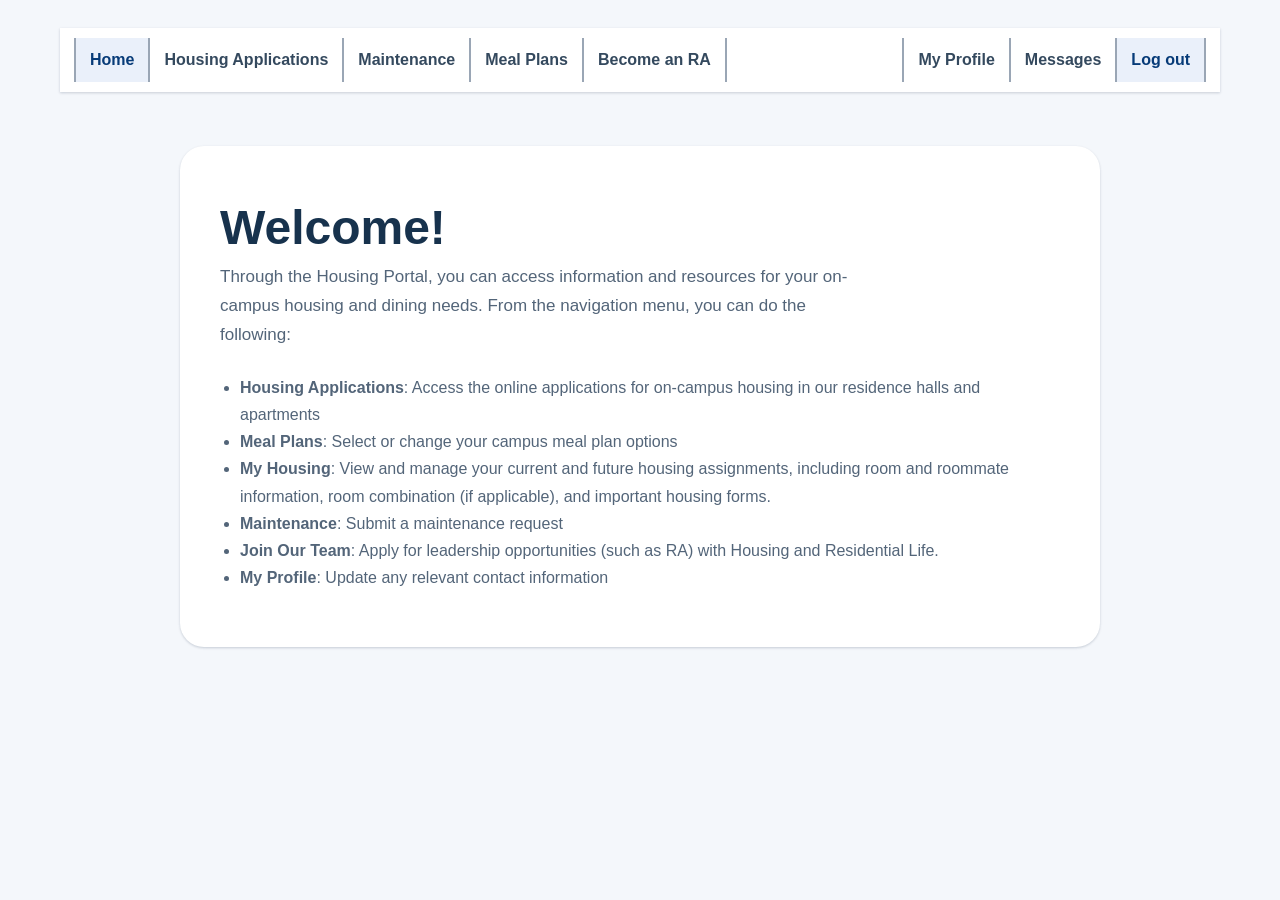
<file: index.html>
<!DOCTYPE html>
<html lang="en">
<head>
  <meta charset="utf-8">
  <meta name="viewport" content="width=device-width, initial-scale=1">
  <title>Mock Housing Portal</title>
  <link rel="stylesheet" href="css/styles.css">
</head>
<body data-active="index.html">
  <header id="site-header"></header>
  <main id="app" class="site-shell page"><p class="loading">Loading…</p></main>
  <script src="services/portal.js"></script>
  <script src="pages/js/home.js"></script>
</body>
</html>
</file>
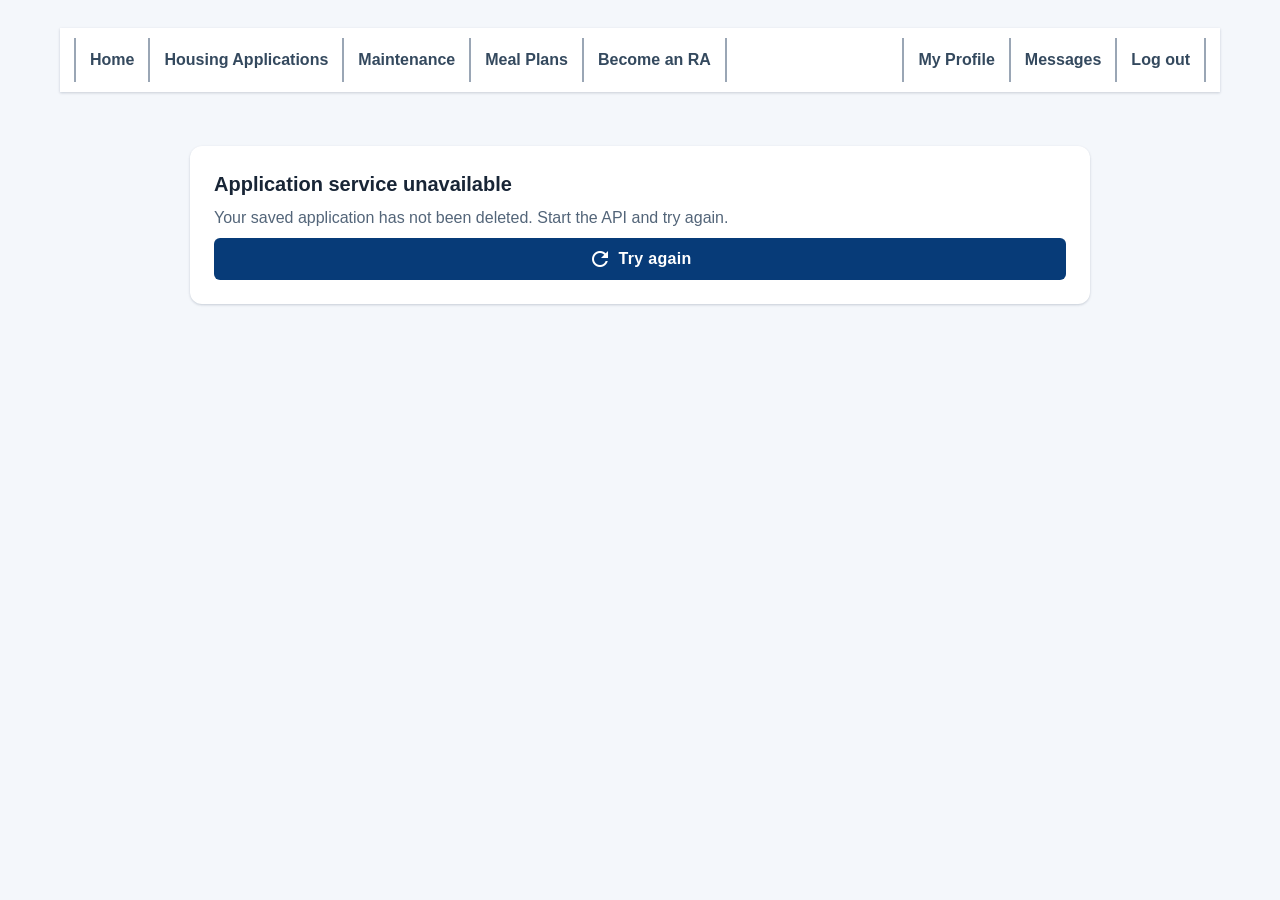
<file: pages/become-an-ra-apply.html>
<!DOCTYPE html>
<html lang="en">
<head>
  <meta charset="utf-8">
  <meta name="viewport" content="width=device-width, initial-scale=1">
  <title>RA Application</title>
  <link rel="stylesheet" href="/css/styles.css">
</head>
<body data-active="pages/become-an-ra-apply.html">
  <header id="site-header"></header>
  <main id="app" class="site-shell page"><p class="loading">Loading…</p></main>
  <script src="/services/portal.js"></script>
  <script src="/components/ra-common.js"></script>
  <script src="js/ra-application.js"></script>
</body>
</html>
</file>
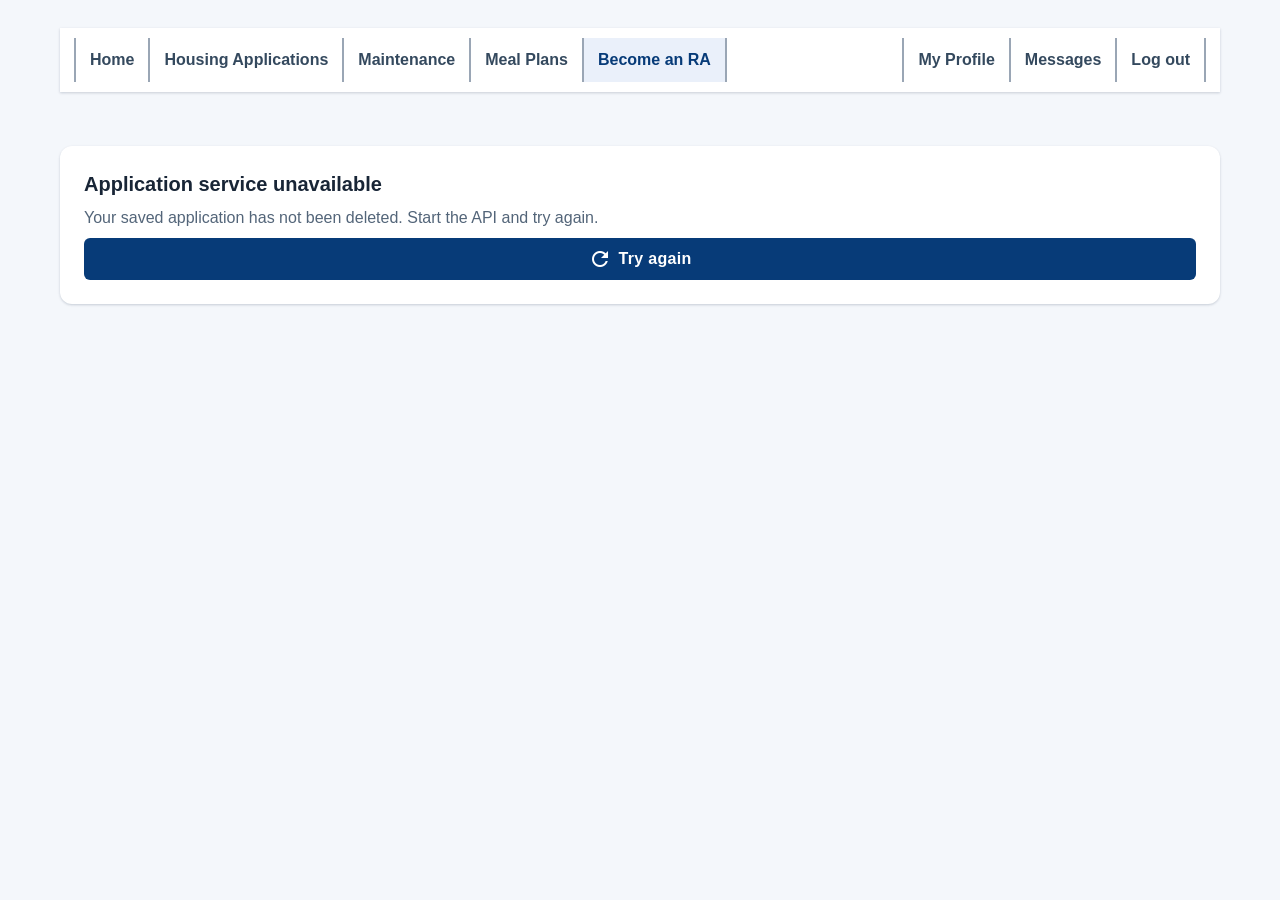
<file: pages/become-an-ra.html>
<!DOCTYPE html>
<html lang="en">
<head>
  <meta charset="utf-8">
  <meta name="viewport" content="width=device-width, initial-scale=1">
  <title>Become an RA</title>
  <link rel="stylesheet" href="/css/styles.css">
</head>
<body data-active="pages/become-an-ra.html">
  <header id="site-header"></header>
  <main id="app" class="site-shell page"><p class="loading">Loading…</p></main>
  <script src="/services/portal.js"></script>
  <script src="/components/ra-common.js"></script>
  <script src="js/ra-overview.js"></script>
</body>
</html>
</file>
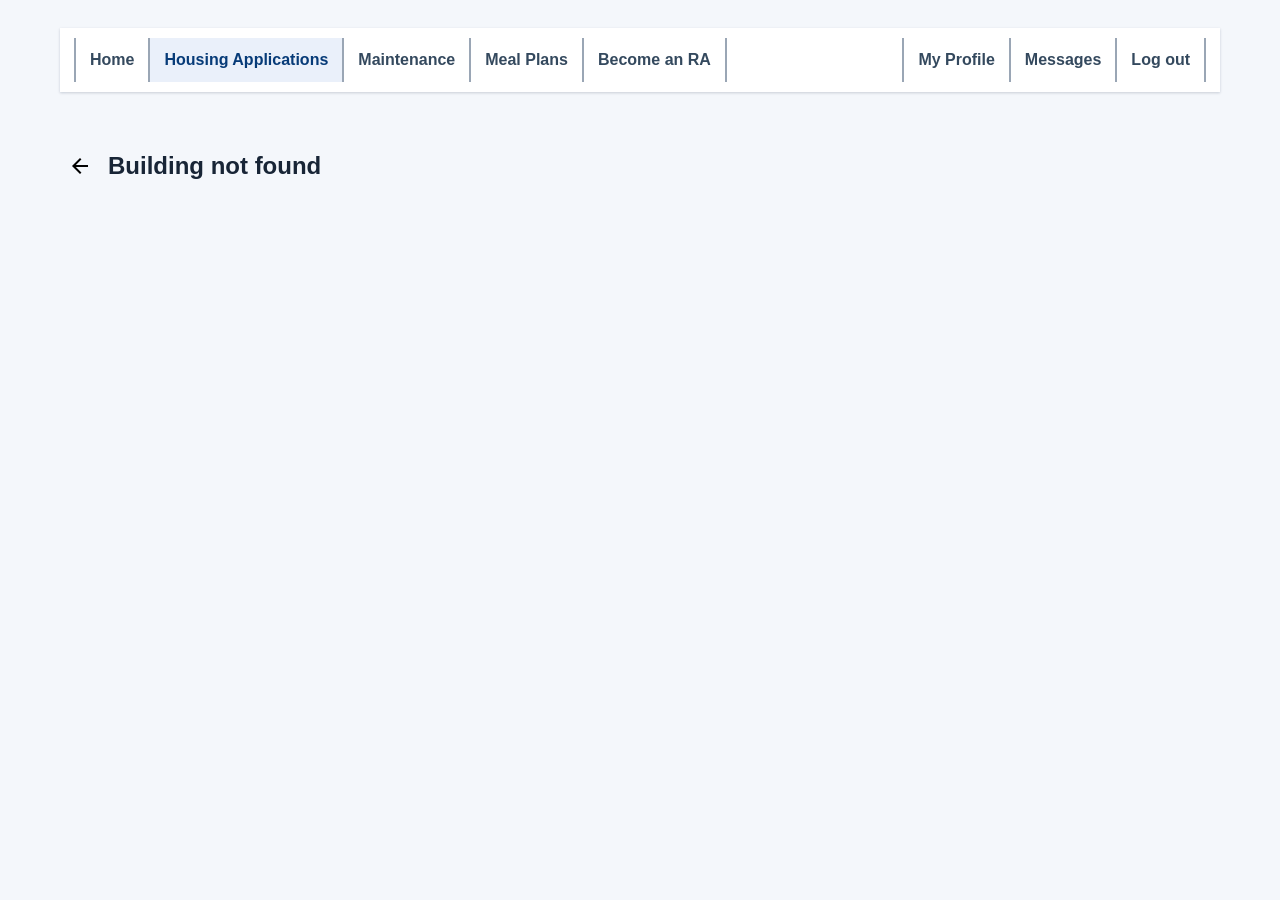
<file: pages/building.html>
<!DOCTYPE html>
<html lang="en">
<head>
  <meta charset="utf-8">
  <meta name="viewport" content="width=device-width, initial-scale=1">
  <title>Building</title>
  <link rel="stylesheet" href="/css/styles.css">
</head>
<body data-active="pages/housing-applications.html">
  <header id="site-header"></header>
  <main id="app" class="site-shell page"><p class="loading">Loading…</p></main>
  <script src="/services/portal.js"></script>
  <script src="/components/my-housing-card.js"></script>
  <script src="js/building.js"></script>
</body>
</html>
</file>
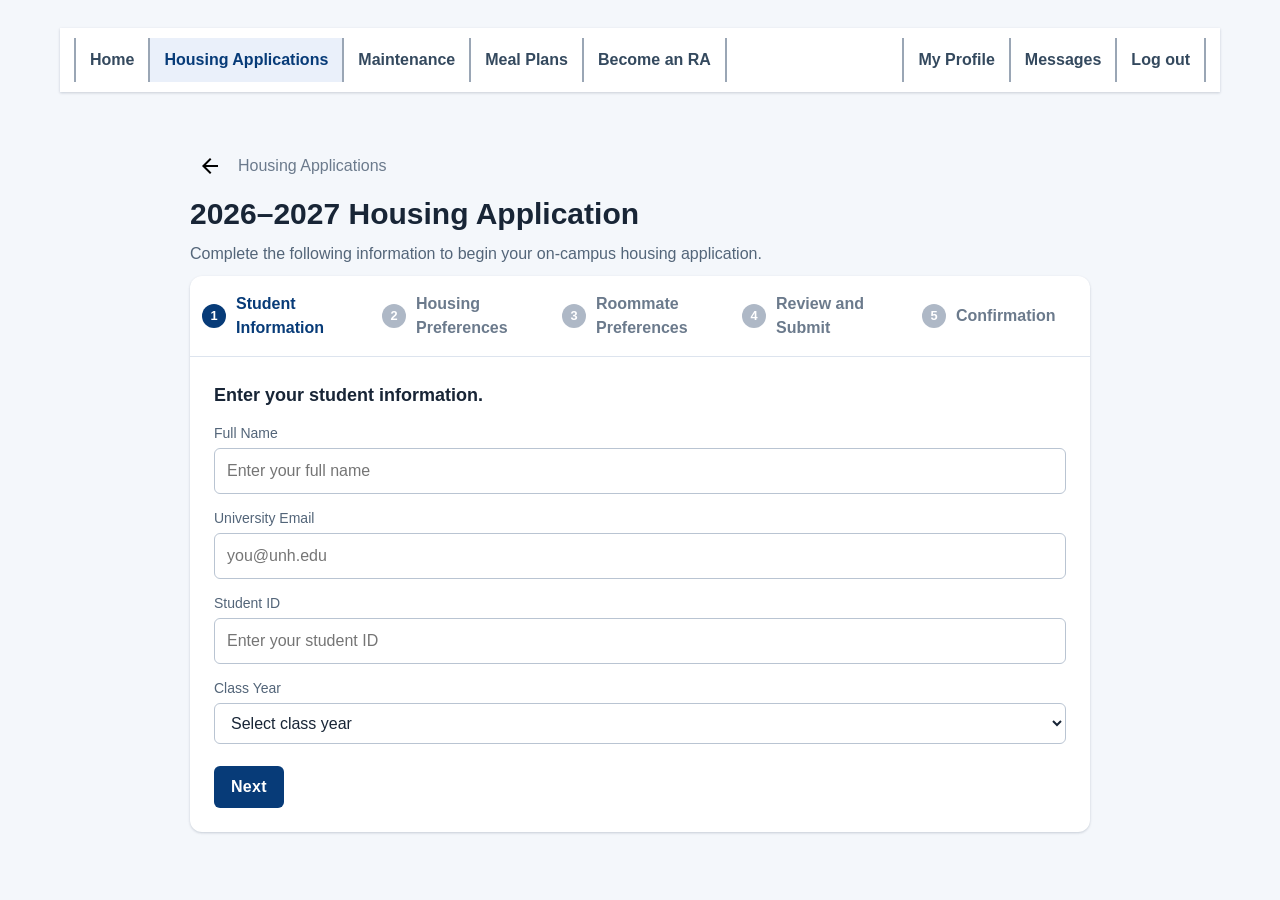
<file: pages/housing-application.html>
<!DOCTYPE html>
<html lang="en">
<head>
  <meta charset="utf-8">
  <meta name="viewport" content="width=device-width, initial-scale=1">
  <title>2026–2027 Housing Application</title>
  <link rel="stylesheet" href="/css/styles.css">
</head>
<body data-active="pages/housing-applications.html">
  <header id="site-header"></header>
  <main id="app" class="site-shell page"><p class="loading">Loading…</p></main>
  <script src="/services/portal.js"></script>
  <script src="js/housing-application.js"></script>
</body>
</html>
</file>
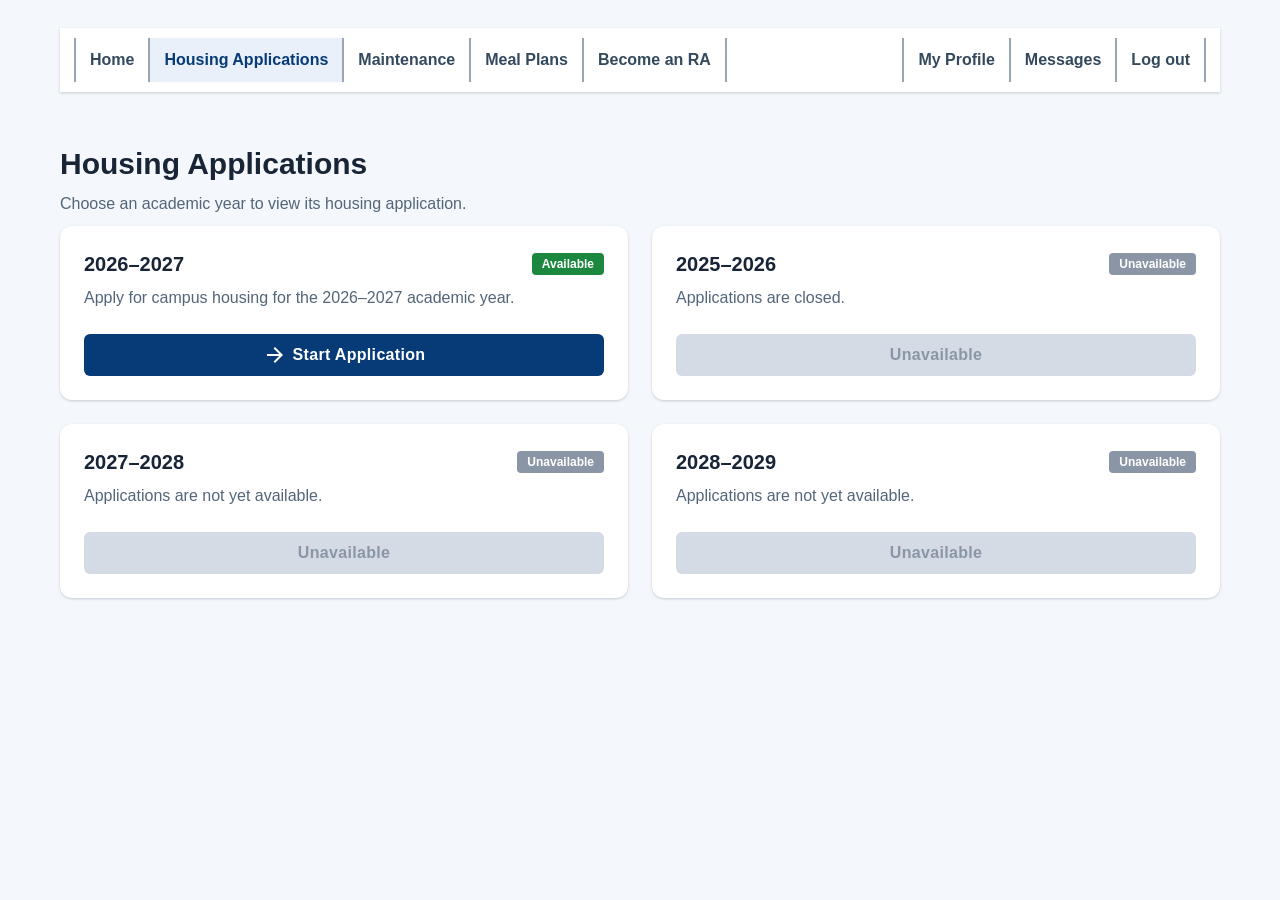
<file: pages/housing-applications.html>
<!DOCTYPE html>
<html lang="en">
<head>
  <meta charset="utf-8">
  <meta name="viewport" content="width=device-width, initial-scale=1">
  <title>Housing Applications</title>
  <link rel="stylesheet" href="/css/styles.css">
</head>
<body data-active="pages/housing-applications.html">
  <header id="site-header"></header>
  <main id="app" class="site-shell page"><p class="loading">Loading…</p></main>
  <script src="/services/portal.js"></script>
  <script src="js/housing-applications.js"></script>
</body>
</html>
</file>
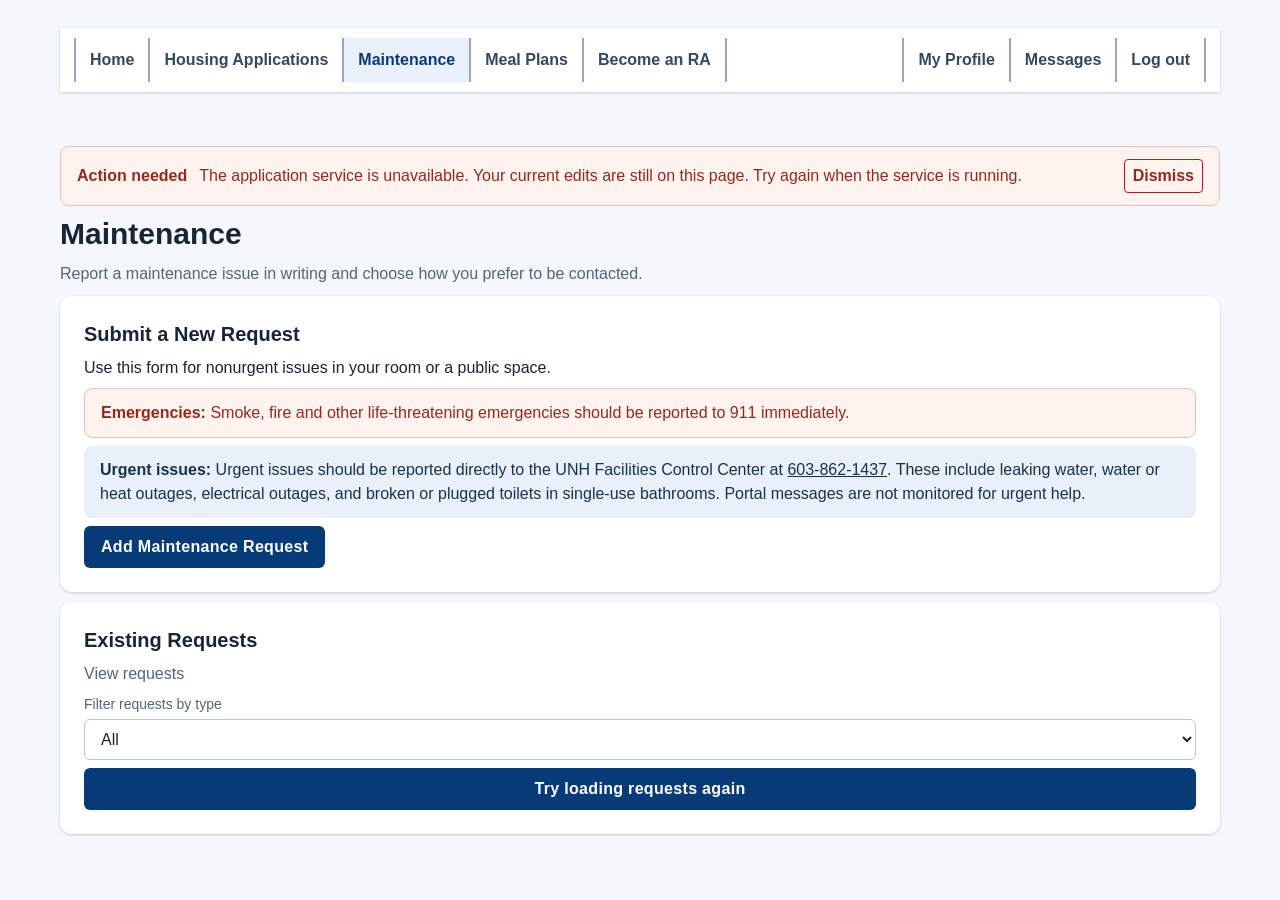
<file: pages/maintenance.html>
<!DOCTYPE html>
<html lang="en">
<head>
  <meta charset="utf-8">
  <meta name="viewport" content="width=device-width, initial-scale=1">
  <title>Maintenance</title>
  <link rel="stylesheet" href="/css/styles.css">
</head>
<body data-active="maintenance.html">
  <header id="site-header"></header>
  <main id="app" class="site-shell page"><p class="loading">Loading…</p></main>
  <script src="/services/portal.js"></script>
  <script src="/components/communication-preferences.js"></script>
  <script src="/pages/js/maintenance.js"></script>
</body>
</html>
</file>
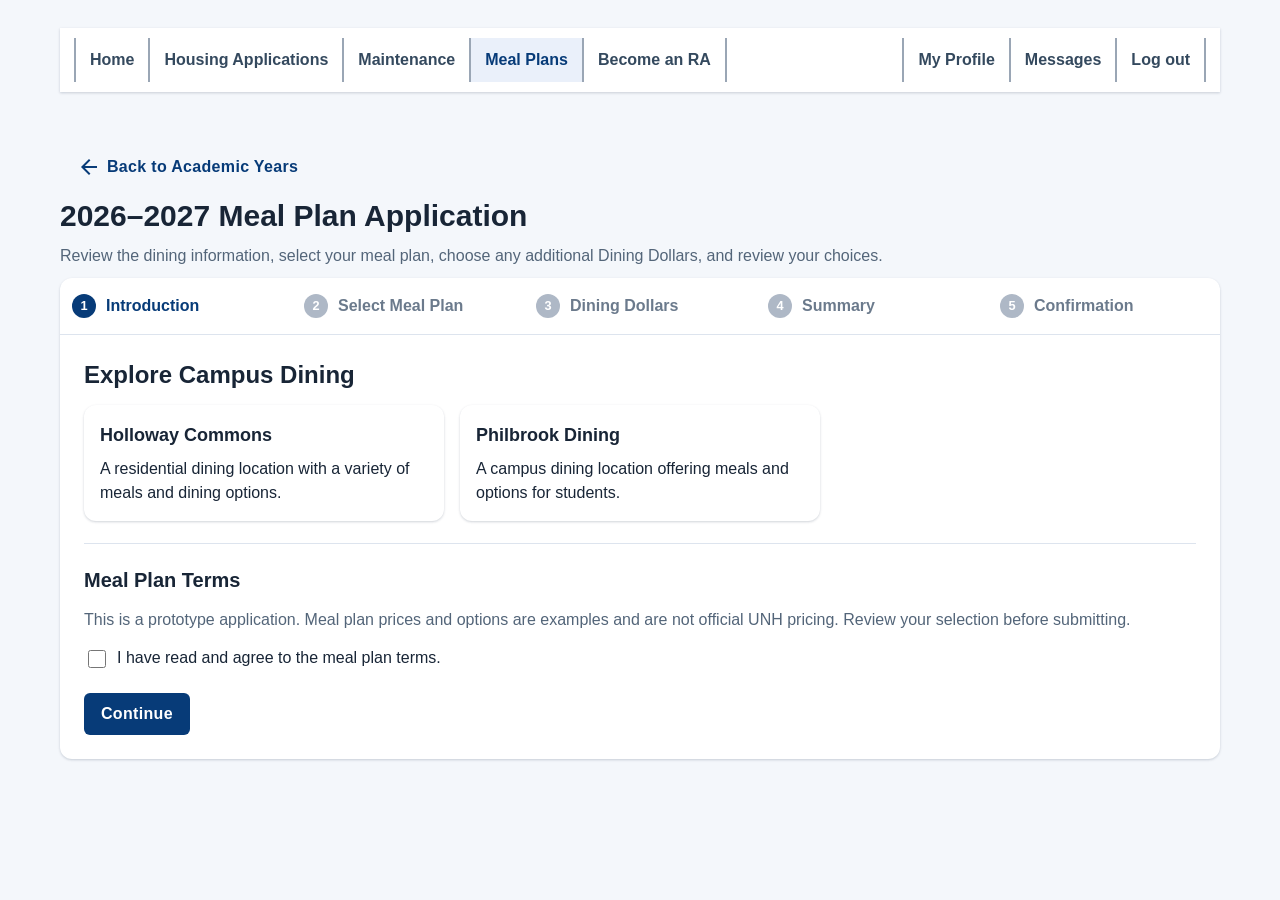
<file: pages/meal-plan-application.html>
<!DOCTYPE html>
<html lang="en">
<head>
  <meta charset="utf-8">
  <meta name="viewport" content="width=device-width, initial-scale=1">
  <title>2026–2027 Meal Plan Application</title>
  <link rel="stylesheet" href="/css/styles.css">
</head>
<body data-active="pages/meal-plans.html">
  <header id="site-header"></header>
  <main id="app" class="site-shell page"><p class="loading">Loading…</p></main>
  <script src="/services/portal.js"></script>
  <script src="js/meal-plan-application.js"></script>
</body>
</html>
</file>
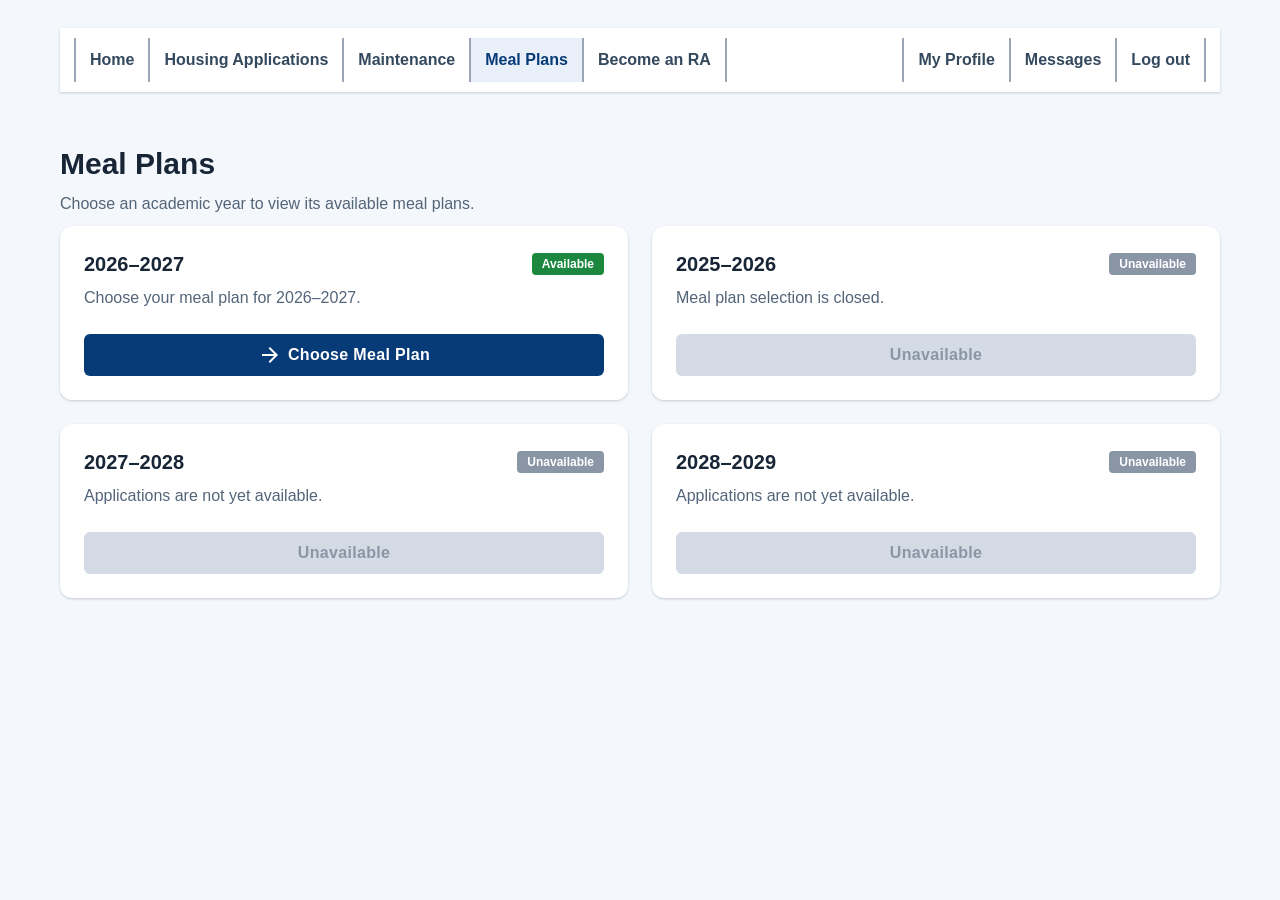
<file: pages/meal-plans.html>
<!DOCTYPE html>
<html lang="en">
<head>
  <meta charset="utf-8">
  <meta name="viewport" content="width=device-width, initial-scale=1">
  <title>Meal Plans</title>
  <link rel="stylesheet" href="/css/styles.css">
</head>
<body data-active="pages/meal-plans.html">
  <header id="site-header"></header>
  <main id="app" class="site-shell page"><p class="loading">Loading…</p></main>
  <script src="/services/portal.js"></script>
  <script src="js/meal-plans.js"></script>
</body>
</html>
</file>
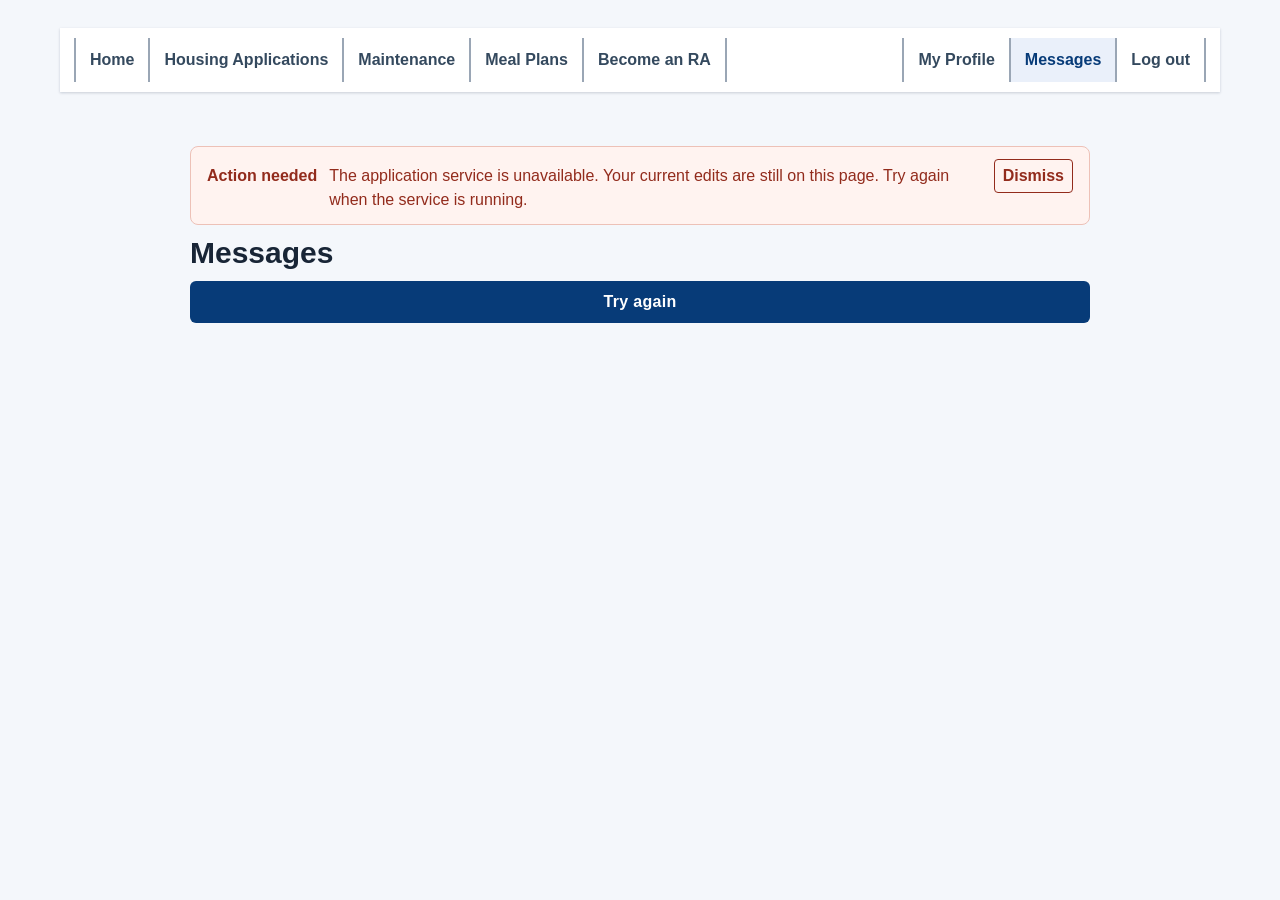
<file: pages/messages.html>
<!DOCTYPE html>
<html lang="en">
<head>
  <meta charset="utf-8">
  <meta name="viewport" content="width=device-width, initial-scale=1">
  <title>Messages</title>
  <link rel="stylesheet" href="/css/styles.css">
</head>
<body data-active="pages/messages.html">
  <header id="site-header"></header>
  <main id="app" class="site-shell page"><p class="loading">Loading…</p></main>
  <script src="/services/portal.js"></script>
  <script src="js/messages.js"></script>
</body>
</html>
</file>
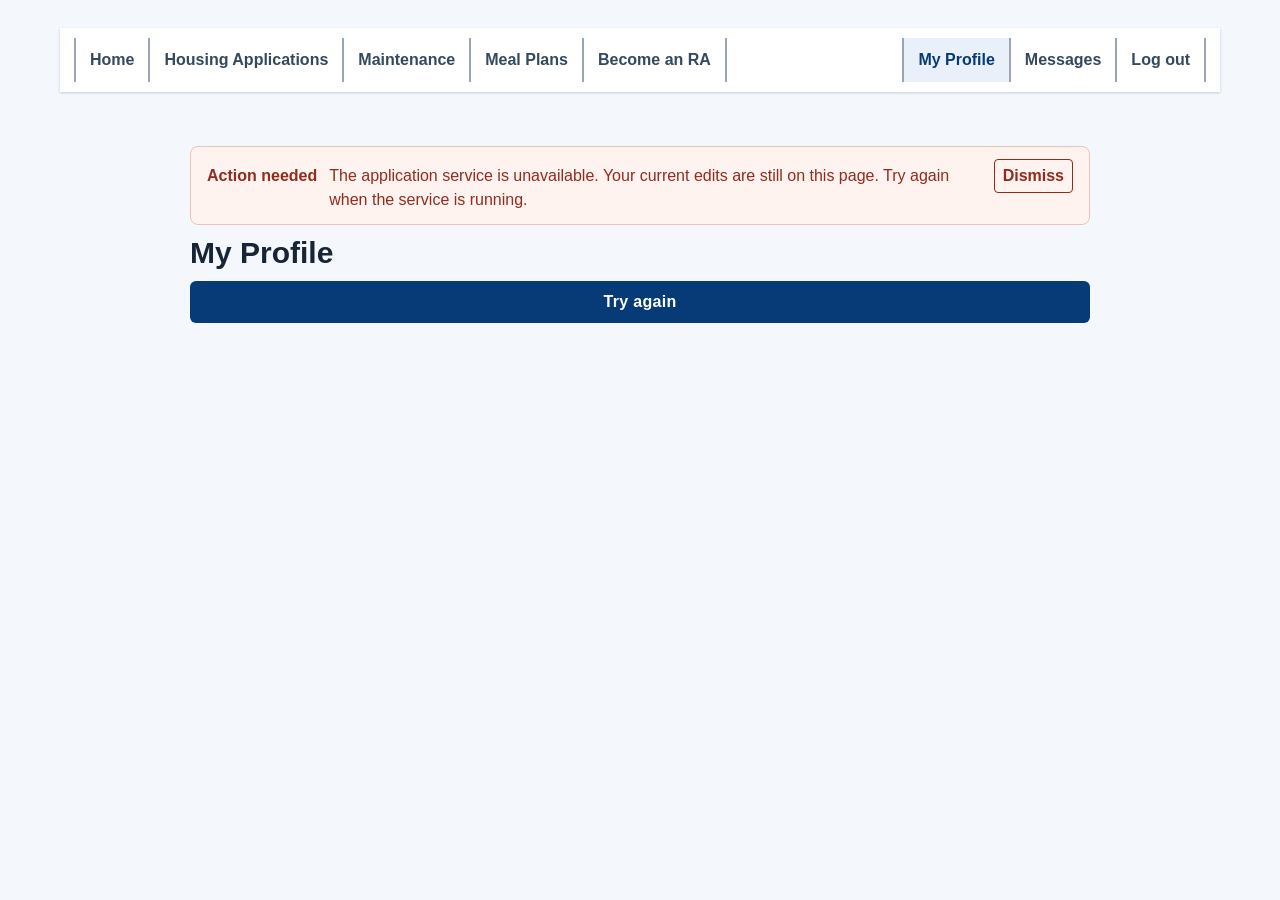
<file: pages/my-profile.html>
<!DOCTYPE html>
<html lang="en">
<head>
  <meta charset="utf-8">
  <meta name="viewport" content="width=device-width, initial-scale=1">
  <title>My Profile</title>
  <link rel="stylesheet" href="/css/styles.css">
</head>
<body data-active="pages/my-profile.html">
  <header id="site-header"></header>
  <main id="app" class="site-shell page"><p class="loading">Loading…</p></main>
  <script src="/services/portal.js"></script>
  <script src="/components/communication-preferences.js"></script>
  <script src="js/my-profile.js"></script>
</body>
</html>
</file>
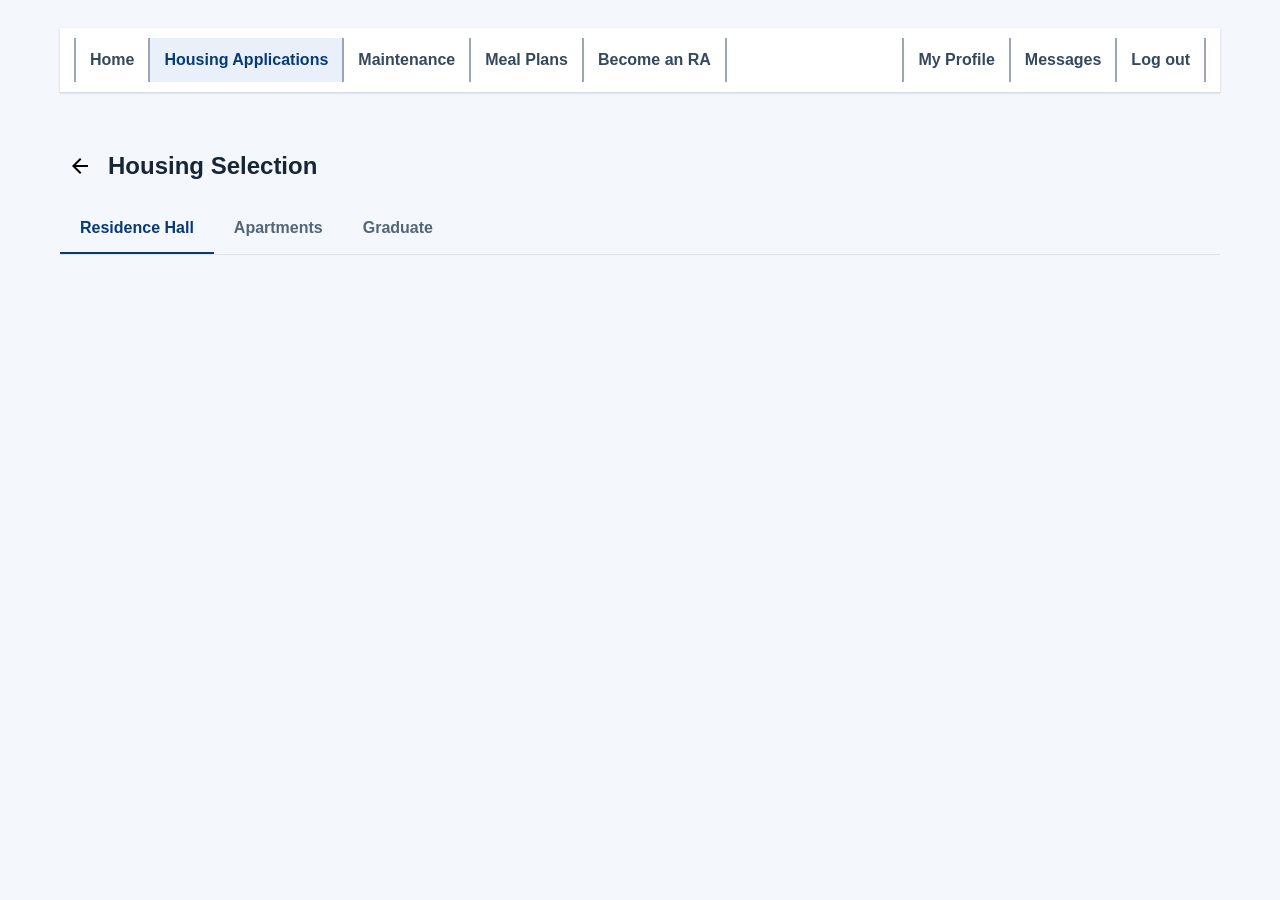
<file: pages/room-select.html>
<!DOCTYPE html>
<html lang="en">
<head>
  <meta charset="utf-8">
  <meta name="viewport" content="width=device-width, initial-scale=1">
  <title>Housing Selection</title>
  <link rel="stylesheet" href="/css/styles.css">
</head>
<body data-active="pages/housing-applications.html">
  <header id="site-header"></header>
  <main id="app" class="site-shell page"><p class="loading">Loading…</p></main>
  <script src="/services/portal.js"></script>
  <script src="/components/my-housing-card.js"></script>
  <script src="js/room-select.js"></script>
</body>
</html>
</file>
<file: css/styles.css>
:root {
  --bg: #f4f7fb;
  --text: #182536;
  --muted: #536579;
  --muted-2: #6b7a8c;
  --surface: #ffffff;
  --border: #dde4ee;
  --primary: #073b78;
  --primary-hover: #05305f;
  --primary-soft: #eaf0fa;
  --positive: #1b873f;
  --negative: #c10015;
  --warning: #b26a00;
  --focus: #da8e00;
  --radius: 12px;
  --shadow: 0 1px 3px rgba(16, 37, 62, .12), 0 1px 2px rgba(16, 37, 62, .08);
  --font: Roboto, "Helvetica Neue", Arial, sans-serif;
}

*, *::before, *::after { box-sizing: border-box; }
html { -webkit-text-size-adjust: 100%; }
body { margin: 0; background: var(--bg); color: var(--text); font-family: var(--font); line-height: 1.5; }
h1, h2, h3, p { margin: 0; }
a { color: inherit; }
img { max-width: 100%; }
[hidden] { display: none !important; }

/* ---------- Layout ---------- */
.site-shell { max-width: 1180px; margin: 0 auto; padding: 10px 10px; }
.page { display: flex; flex-direction: column; gap: 10px; }
.page--narrow { max-width: 920px; }
.row { display: flex; flex-wrap: wrap; align-items: center; gap: 8px; }
.row--between { justify-content: space-between; }
.row--end { justify-content: flex-end; }
.col { display: flex; flex-direction: column; gap: 8px; }
.grid { display: grid; gap: 24px; width: 100%; }
.grid--2 { grid-template-columns: repeat(2, minmax(0, 1fr)); }
.grid--3 { grid-template-columns: repeat(3, minmax(0, 1fr)); }
.grid--tight { gap: 16px; }
@media (max-width: 760px) {
  .grid--2, .grid--3 { grid-template-columns: minmax(0, 1fr); }
  .site-shell { padding: 16px; }
}
@media (min-width: 761px) and (max-width: 980px) {
  .grid--3 { grid-template-columns: repeat(2, minmax(0, 1fr)); }
}

/* ---------- Typography ---------- */
.text-3xl { font-size: 1.875rem; line-height: 2.25rem; }
.text-2xl { font-size: 1.5rem; line-height: 2rem; }
.text-xl  { font-size: 1.25rem; line-height: 1.75rem; }
.text-lg  { font-size: 1.125rem; line-height: 1.75rem; }
.text-sm  { font-size: .875rem; }
.text-xs  { font-size: .75rem; }
.bold { font-weight: 700; }
.semibold { font-weight: 600; }
.muted { color: var(--muted); }
.muted-2 { color: var(--muted-2); }
.text-danger { color: #b3261e; }
.pre-wrap { white-space: pre-wrap; overflow-wrap: anywhere; }
.mt-1 { margin-top: 4px; } .mt-2 { margin-top: 8px; } .mt-4 { margin-top: 16px; }
.self-end { align-self: flex-end; }
.w-full { width: 100%; }


.skip-link {
  position: absolute;
  left: -9999px;
  top: 12px;
  z-index: 1000;
  padding: 10px 16px;
  background: var(--primary);
  color: #ffffff;
  font: inherit;
  font-weight: 600;
  border: 2px solid #ffffff;
  border-radius: 6px;
  box-shadow: var(--shadow);
  cursor: pointer;
}

.skip-link:focus {
  left: 16px;
}

/* ---------- Site header ---------- */
.brand-row { display: flex; align-items: center; }
.brand-logo { display: block; width: 480px; max-width: 100%; height: auto; }
.site-nav { 
  display: flex; 
  align-items: center; 
  justify-content: space-between; 
  gap: 8px;
  margin: 18px 0 34px; 
  padding: 10px 14px; 
  background: var(--surface); 
  border-radius: 0; /* Removes rounded corners */
  box-shadow: var(--shadow); 
}
.site-nav .nav-group { 
  display: flex; 
  align-items: center; 
  gap: 0; /* Keeps borders touching neatly */
}

.site-nav a { 
  padding: 10px 14px; 
  color: #34495e; 
  font-weight: 600; 
  text-decoration: none; 
  border-radius: 0; /* Removes rounded corners */
  border-right: 2px solid #9aa6b5; /* Divider on the right side of every link */
}

/* Adds the divider to the left side of the first link in each group */
.site-nav .nav-group a:first-child {
  border-left: 2px solid #9aa6b5;
}

.site-nav a:hover { background: #f1f5fb; }
.site-nav a[aria-current="page"] { background: var(--primary-soft); color: var(--primary); }

@media (max-width: 760px) {
  .brand-row { min-height: 100px; }
  .site-nav { flex-wrap: wrap; padding: 2px; gap: 2px; }
  .site-nav .nav-group { display: grid; grid-template-columns: repeat(4, minmax(0, 1fr)); width: 100%; }
  .site-nav .nav-group:last-child { grid-template-columns: repeat(3, minmax(0, 1fr)); }
  .site-nav a { 
    padding: 8px 4px; 
    min-height: 44px; 
    white-space: normal; 
    text-align: center;
    display: flex; 
    align-items: center; 
    justify-content: center; 
    font-size: 12px; 
    line-height: 1.35; 
    border-right: 1px solid #9aa6b5;
  }
}

/* ---------- Cards ---------- */
.card { background: var(--surface); border-radius: var(--radius); box-shadow: var(--shadow); padding: 16px;
  display: flex; flex-direction: column; gap: 8px; }
.card--pad { padding: 24px; }
.card--selected { outline: 2px solid var(--primary); }
.welcome-card { padding: 40px; border-radius: 24px; }
.home-content { max-width: 920px; margin: 0px auto 0; }
.welcome-title { margin-top: 14px; color: #17324d; font-size: clamp(32px, 5vw, 48px); font-weight: 800; line-height: 1.15; }
.welcome-copy { max-width: 650px; color: var(--muted); font-size: 17px; line-height: 1.7; }
.welcome-list { color: var(--muted); font-size: 16px; line-height: 1.7; padding-left: 20px; }

.banner { width: 100%; padding: 12px 16px; border-radius: 8px; background: var(--primary-soft); color: #17324d;
  display: flex; align-items: center; gap: 10px; }
.errors { width: 100%; padding: 12px 16px; border-radius: 8px; background: #fff3f0; color: #922b1c;
  border: 1px solid #edc1b7; display: flex; flex-direction: column; gap: 4px; }
.separator { border: 0; border-top: 1px solid var(--border); margin: 8px 0; width: 100%; }

/* ---------- Buttons / badges ---------- */
.btn { display: inline-flex; align-items: center; justify-content: center; gap: 6px; padding: 8px 16px; min-height: 36px;
  border: 1px solid transparent; border-radius: 6px; background: var(--primary); color: #fff; font: inherit;
  font-weight: 600; letter-spacing: .02em; cursor: pointer; text-decoration: none; }
.btn:hover:not(:disabled) { background: var(--primary-hover); }
.btn:disabled { background: #d5dbe4; color: #8a96a6; cursor: not-allowed; }
.btn--flat { background: transparent; color: var(--primary); }
.btn--flat:hover:not(:disabled) { background: var(--primary-soft); }
.btn--flat:disabled { background: transparent; color: #9aa6b5; }
.btn--outline { background: transparent; color: var(--primary); border-color: var(--primary); }
.btn--outline:hover:not(:disabled) { background: var(--primary-soft); }
.btn--outline:disabled { background: transparent; border-color: #c5cdd8; }
.btn--negative { color: var(--negative); }
.btn--dense { padding: 4px 10px; min-height: 28px; font-size: .875rem; }
.btn--icon { width: 40px; height: 40px; padding: 0; border-radius: 50%; color: #000; }
.material-icons { font-size: 20px; line-height: 1; vertical-align: middle; user-select: none; }
.badge { display: inline-block; padding: 2px 10px; border-radius: 4px; font-size: .75rem; font-weight: 600; color: #fff; background: #8a96a6; }
.badge--positive { background: var(--positive); }
.badge--primary { background: var(--primary); }
.badge--grey { background: #8a96a6; }

/* ---------- Forms ---------- */
.field { display: flex; flex-direction: column; gap: 4px; width: 100%; }
.field > .field-label { font-size: .875rem; color: var(--muted); font-weight: 500; }
.field input[type="text"], .field input[type="email"], .field input[type="tel"], .field select, .field textarea {
  width: 100%; padding: 10px 12px; font: inherit; color: var(--text); background: #fff;
  border: 1px solid #b9c4d2; border-radius: 6px; }
.field textarea { min-height: 110px; resize: vertical; }
.communication-fields { gap: 14px; }
.message-entry { padding: 12px 0; border-top: 1px solid var(--border); }
.message-entry p + p { margin-top: 4px; }
.message-history > details.expansion > summary { display: list-item; list-style-position: inside; overflow-wrap: anywhere; }
.message-meta { display: block; margin-left: 20px; }
.message-history .expansion-body { display: flex; flex-direction: column; gap: 12px; }
.dialog--wide { max-height: calc(100dvh - 32px); overflow-y: auto; }
.field input:focus, .field select:focus, .field textarea:focus { outline: 2px solid var(--primary); outline-offset: 0; border-color: var(--primary); }
.field.has-error input, .field.has-error select, .field.has-error textarea { border-color: var(--negative); }
.field-error { color: var(--negative); font-size: .75rem; }
.check { display: flex; align-items: flex-start; gap: 8px; cursor: pointer; }
.check input { margin-top: 4px; width: 18px; height: 18px; accent-color: var(--primary); flex: none; }
.radio-group { display: flex; flex-wrap: wrap; gap: 4px 20px; border: 0; padding: 0; margin: 0; }
.radio-group label { display: flex; align-items: center; gap: 6px; cursor: pointer; }
.radio-group input { accent-color: var(--primary); width: 18px; height: 18px; }

/* ---------- Stepper ---------- */
.stepper { background: var(--surface); border-radius: var(--radius); box-shadow: var(--shadow); width: 100%; }
.stepper-header { display: flex; border-bottom: 1px solid var(--border); }
.stepper-tab { flex: 1; display: flex; align-items: center; gap: 10px; padding: 16px 12px; min-width: 0; color: var(--muted-2); }
.stepper-dot { flex: none; width: 24px; height: 24px; border-radius: 50%; background: #aeb8c6; color: #fff;
  display: grid; place-items: center; font-size: .8rem; font-weight: 700; }
.stepper-title { font-weight: 600; min-width: 0; }
.stepper-tab.is-active { color: var(--primary); }
.stepper-tab.is-active .stepper-dot { background: var(--primary); }
.stepper-tab.is-done .stepper-dot { background: var(--positive); }
.step { display: none; padding: 24px; flex-direction: column; gap: 14px; }
.step.is-active { display: flex; }
.step-nav { display: flex; flex-wrap: wrap; gap: 8px; align-items: center; margin-top: 8px; }
@media (max-width: 760px) {
  .stepper-tab { padding: 12px 6px; flex-direction: column; text-align: center; gap: 4px; }
  .stepper-title { font-size: 12px; }
  .step { padding: 20px 16px; }
}

/* ---------- Tabs ---------- */
.tabs { display: flex; border-bottom: 1px solid var(--border); margin-top: 8px; }
.tab { padding: 12px 20px; background: none; border: 0; border-bottom: 2px solid transparent; font: inherit;
  font-weight: 600; color: var(--muted); cursor: pointer; }
.tab:hover { background: #eef3fa; }
.tab[aria-selected="true"] { color: var(--primary); border-bottom-color: var(--primary); }
.tab-panel { padding: 16px 0; }

/* ---------- Dialog ---------- */
dialog.dialog { border: 0; border-radius: var(--radius); padding: 24px; box-shadow: 0 10px 40px rgba(0,0,0,.25);
  max-width: min(480px, calc(100vw - 32px)); width: 100%; color: var(--text); }
dialog.dialog::backdrop { background: rgba(0, 0, 0, .4); }
.dialog.dialog--wide {
  width: 90%;
  max-width: 850px;
}

/* ---------- Expansion (details) ---------- */
details.expansion { width: 100%; border: 1px solid var(--border); border-radius: 8px; }
details.expansion > summary { padding: 12px 16px; cursor: pointer; font-weight: 600; display: flex; align-items: center; gap: 8px; }
details.expansion > .expansion-body { padding: 8px 16px 16px; }

/* ---------- Persistent action status ---------- */
#action-status { width: 100%; }
.action-status__label { display: flex; flex-wrap: wrap; align-items: baseline; gap: 8px 12px;
  width: 100%; padding: 12px 16px; border: 1px solid; border-radius: 8px; }
.action-status__label--positive { background: #eaf7ee; color: #145c2d; border-color: #8dcc9f; }
.action-status__label--negative { background: #fff3f0; color: #922b1c; border-color: #edc1b7; }
.action-status__label--warning { background: #fff8e5; color: #6b4300; border-color: #e6c56b; }
.action-status__label--info { background: var(--primary-soft); color: #17324d; border-color: #aebfda; }
.action-status__heading { flex: none; }
.action-status__message { flex: 1 1 240px; }
.action-status__dismiss { margin-left: auto; padding: 4px 8px; border: 1px solid currentColor; border-radius: 4px;
  background: transparent; color: inherit; font: inherit; font-weight: 600; cursor: pointer; }

/* ---------- Misc ---------- */
a:focus-visible, button:focus-visible, summary:focus-visible, .tab:focus-visible { outline: 3px solid var(--focus); outline-offset: 3px; }
.cost-row { display: flex; justify-content: space-between; align-items: center; width: 100%; }
.loading { color: var(--muted); padding: 24px 0; }
@media (prefers-reduced-motion: reduce) { * { transition: none !important; animation: none !important; } }
</file>
